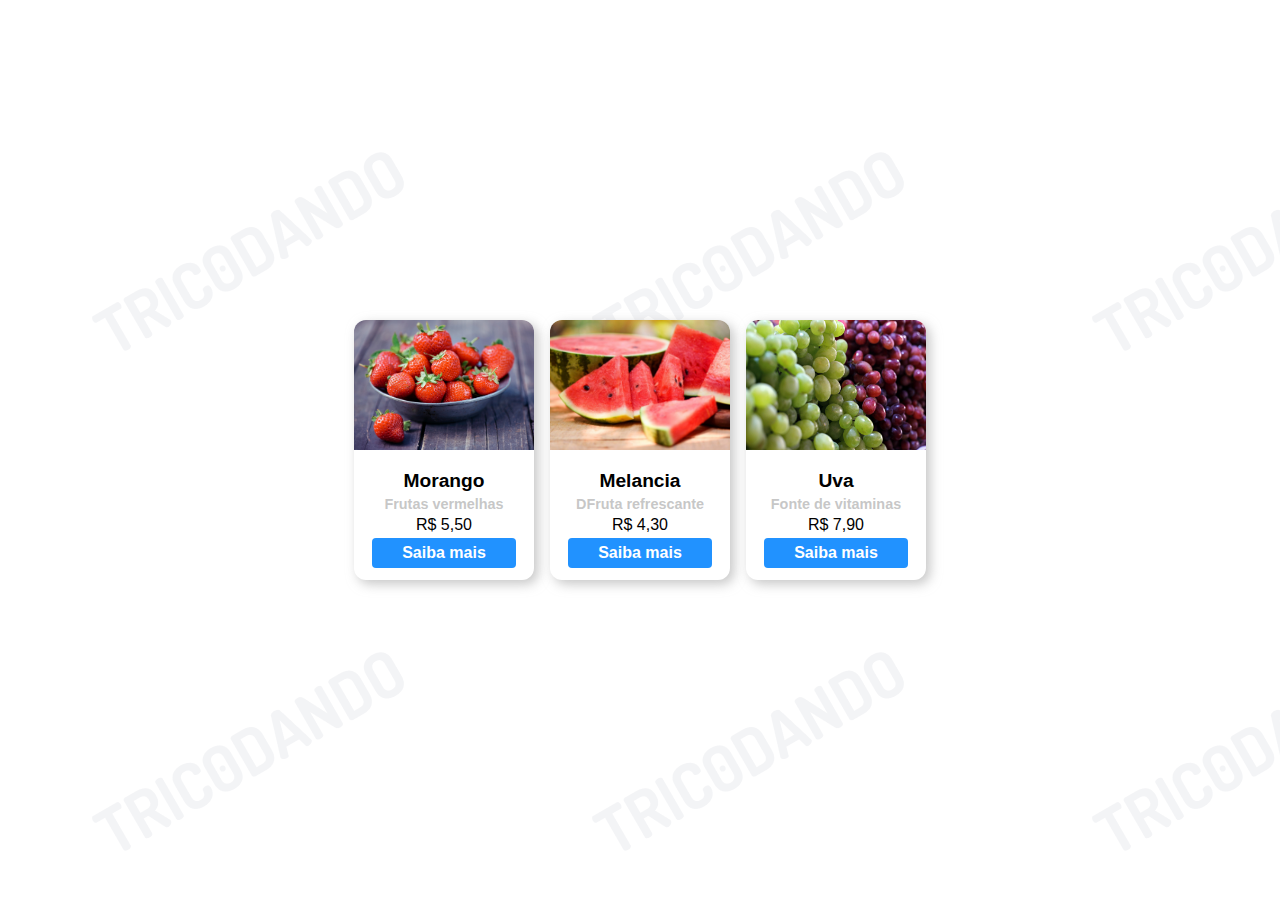
<file: catalago/index.html>
<!DOCTYPE html>
<html lang="pt-br">
<head>
    <meta charset="UTF-8">
    <meta name="viewport" content="width=device-width, initial-scale=1.0">
    <link rel="stylesheet" href="css/style.css">
    <title>Catalago</title>
</head>
<body>
    <div class="card">
        <img src="imagens/morango.jpg" alt="">
        <div>
            <h1>Morango</h1>
            <h2>Frutas vermelhas</h2>
            <span>R$ 5,50</span>
            <button>Saiba mais</button>
        </div>
    </div>
    <div class="card">
        <img src="imagens/melancia.jpg" alt="">
        <div>
            <h1>Melancia</h1>
            <h2>DFruta refrescante</h2>
            <span>R$ 4,30</span>
            <button>Saiba mais</button>
        </div>
    </div>
    <div class="card">
        <img src="imagens/uva.jpg" alt="">
        <div>
            <h1>Uva</h1>
            <h2>Fonte de vitaminas</h2>
            <span>R$ 7,90</span>
            <button>Saiba mais</button>
        </div>
    </div>
</body>
</html>
</file>
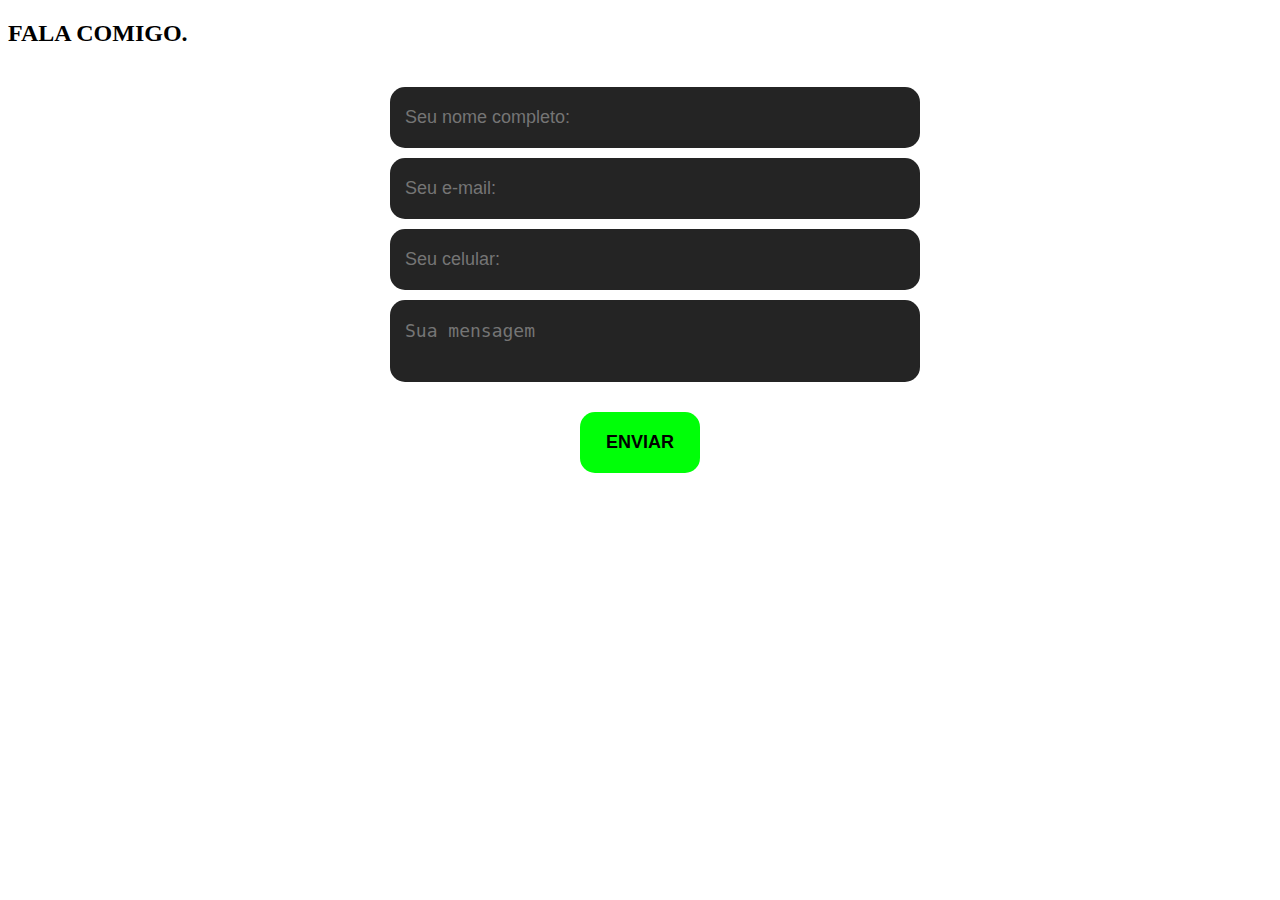
<file: contato/index.html>
<!DOCTYPE html>
<html lang="pt-br">
<head>
    <meta charset="UTF-8">
    <meta name="viewport" content="width=device-width, initial-scale=1.0">
    <link rel="stylesheet" href="css/style.css">
    <title>Contato</title>
</head>
<body>
    
    <section class="formulario">
        <div class="interface">
            <!--No titulo a um estilo ja criado pelo projeto visto-->
            <h2>FALA <span>COMIGO.</span></h2>

            <form action="">
                <input type="text" name="" id="" placeholder="Seu nome completo:" required>
                <input type="text" name="" id="" placeholder="Seu e-mail:" required>
                <input type="text" name="" id="" placeholder="Seu celular:">
                <textarea name="" id="" placeholder="Sua mensagem" required></textarea>
                <div class="btn-enviar"><input type="submit" value="ENVIAR"></div>
            </form>
        </div><!--interface-->
    </section><!--formulario-->


</body>
</html>
</file>
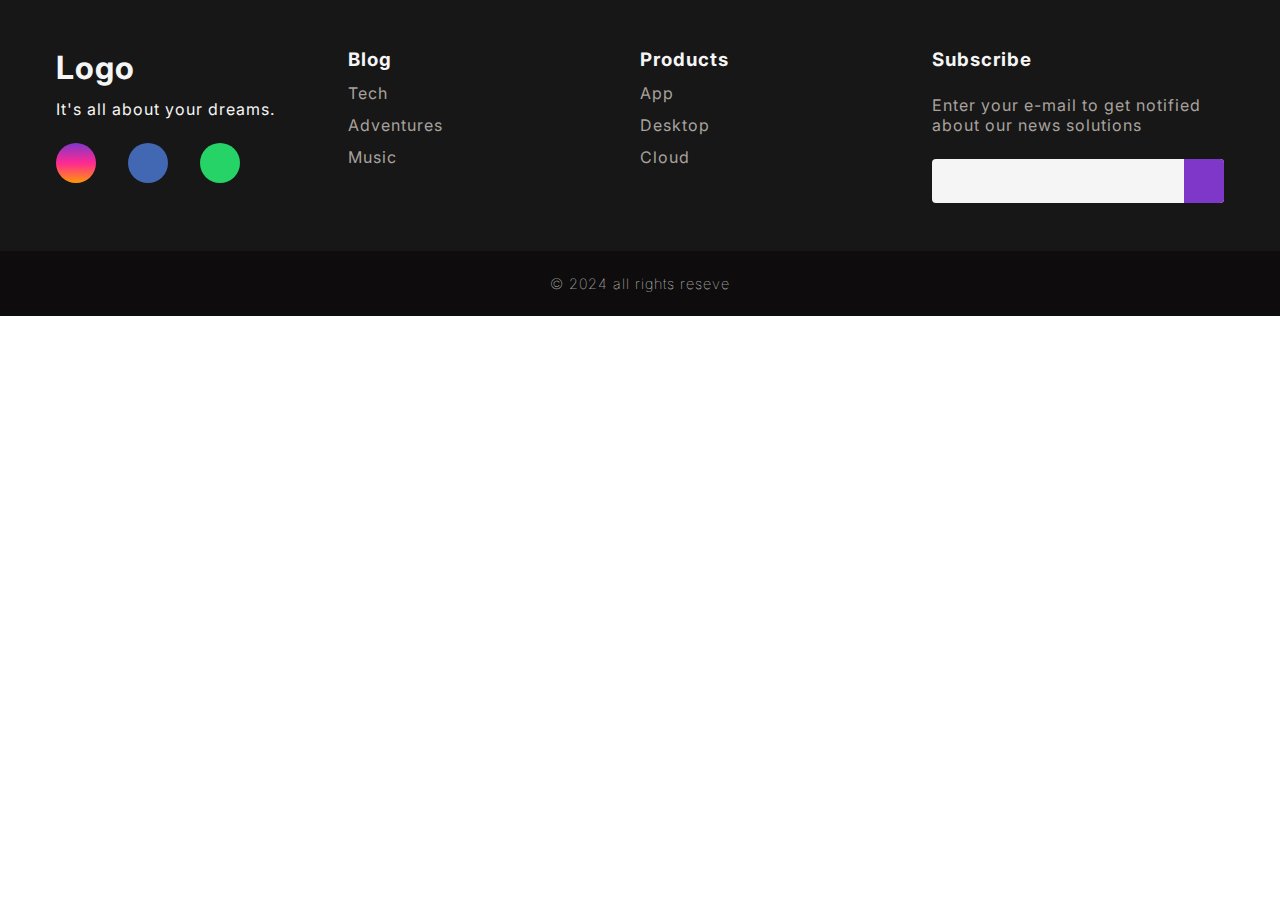
<file: pagina_principal/footer/index.html>
<!DOCTYPE html>
<html lang="pt-br">

<head>
    <meta charset="UTF-8">
    <meta name="viewport" content="width=device-width, initial-scale=1.0">
    <link rel="stylesheet" href="https://cdnjs.cloudflare.com/ajax/libs/font-awesome/6.6.0/css/all.min.css"
        integrity="sha512-Kc323vGBEqzTmouAECnVceyQqyqdsSiqLQISBL29aUW4U/M7pSPA/gEUZQqv1cwx4OnYxTxve5UMg5GT6L4JJg=="
        crossorigin="anonymous" referrerpolicy="no-referrer" />
    <link rel="stylesheet" href="css/style.css">
    <title>Footer Responsivo</title>
</head>

<body>
    <footer>
        <div id="footer_content">
            <div id="footer_contacts">
                <h1>Logo</h1>
                <p>It's all about your dreams.</p>

                <div id="footer_social_media">
                    <a href="#" class="footer-link" id="instagram">
                        <i class="fa-brands fa-instagram"></i>
                    </a>

                    <a href="#" class="footer-link" id="facebook">
                        <i class="fa-brands fa-facebook-f"></i>
                    </a>

                    <a href="#" class="footer-link" id="whatsapp">
                        <i class="fa-brands fa-whatsapp"></i>
                    </a>
                </div>
            </div>

            <ul class="footer-list">
                <li>
                    <h3>Blog</h3>
                </li>
                <li>
                    <a href="#" class="footer-link">Tech</a>
                </li>
                <li>
                    <a href="#" class="footer-link">Adventures</a>
                </li>
                <li>
                    <a href="#" class="footer-link">Music</a>
                </li>
            </ul>

            <ul class="footer-list">
                <li>
                    <h3>Products</h3>
                </li>
                <li>
                    <a href="#" class="footer-link">App</a>
                </li>
                <li>
                    <a href="#" class="footer-link">Desktop</a>
                </li>
                <li>
                    <a href="#" class="footer-link">Cloud</a>
                </li>
            </ul>

            <div id="footer_subscribe">
                <h3>Subscribe</h3>
                <p>
                    Enter your e-mail to get notified about our news solutions
                </p>

                <div id="input_group">
                    <input type="email" id="email">
                    <button>
                        <i class="fa-regular fa-envelope"></i>
                    </button>
                </div>
            </div>
        </div>

        <div id="footer_copyright">
            &#169 2024 all rights reseve
        </div>
    </footer>
</body>

</html>
</file>
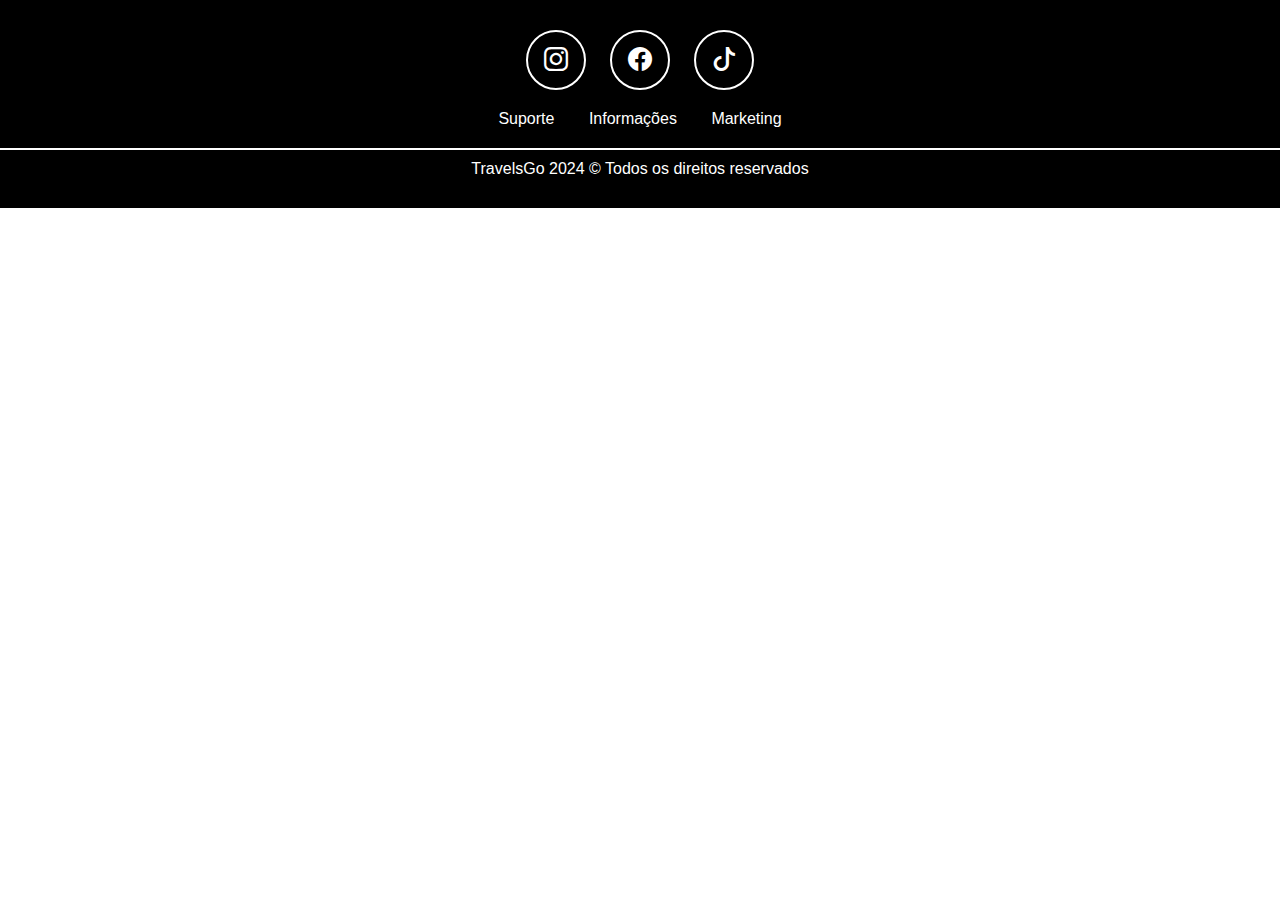
<file: pagina_principal/footer2/index.html>
<!DOCTYPE html>
<html lang="pt-br">
<head>
    <meta charset="UTF-8">
    <meta name="viewport" content="width=device-width, initial-scale=1.0">

    <link rel="stylesheet" href="css/style.css">
    <title>Footer</title>
    <link rel="stylesheet" href="https://cdn.jsdelivr.net/npm/bootstrap-icons@1.11.3/font/bootstrap-icons.min.css">
</head>
<body>

    <div class="conteudo">

    </div><!--Aqui vai o conteudo-->
    
    <footer>
        <div class="interface">
            <section class="top-footer">
                <a href="#"><button><i class="bi bi-instagram"></i></button></a>
                <a href="#"><button><i class="bi bi-facebook"></i></button></a>
                <a href="#"><button><i class="bi bi-tiktok"></i></button></a>
            </section>

            <section class="middle-footer">
                <a href="#">Suporte</a>
                <a href="#">Informações</a>
                <a href="#">Marketing</a>
            </section>
            <section class="bottom-footer">
                <p>TravelsGo 2024 &copy; Todos os direitos reservados</p>
            </section>
        </div>
    </footer>


</body>
</html>
</file>
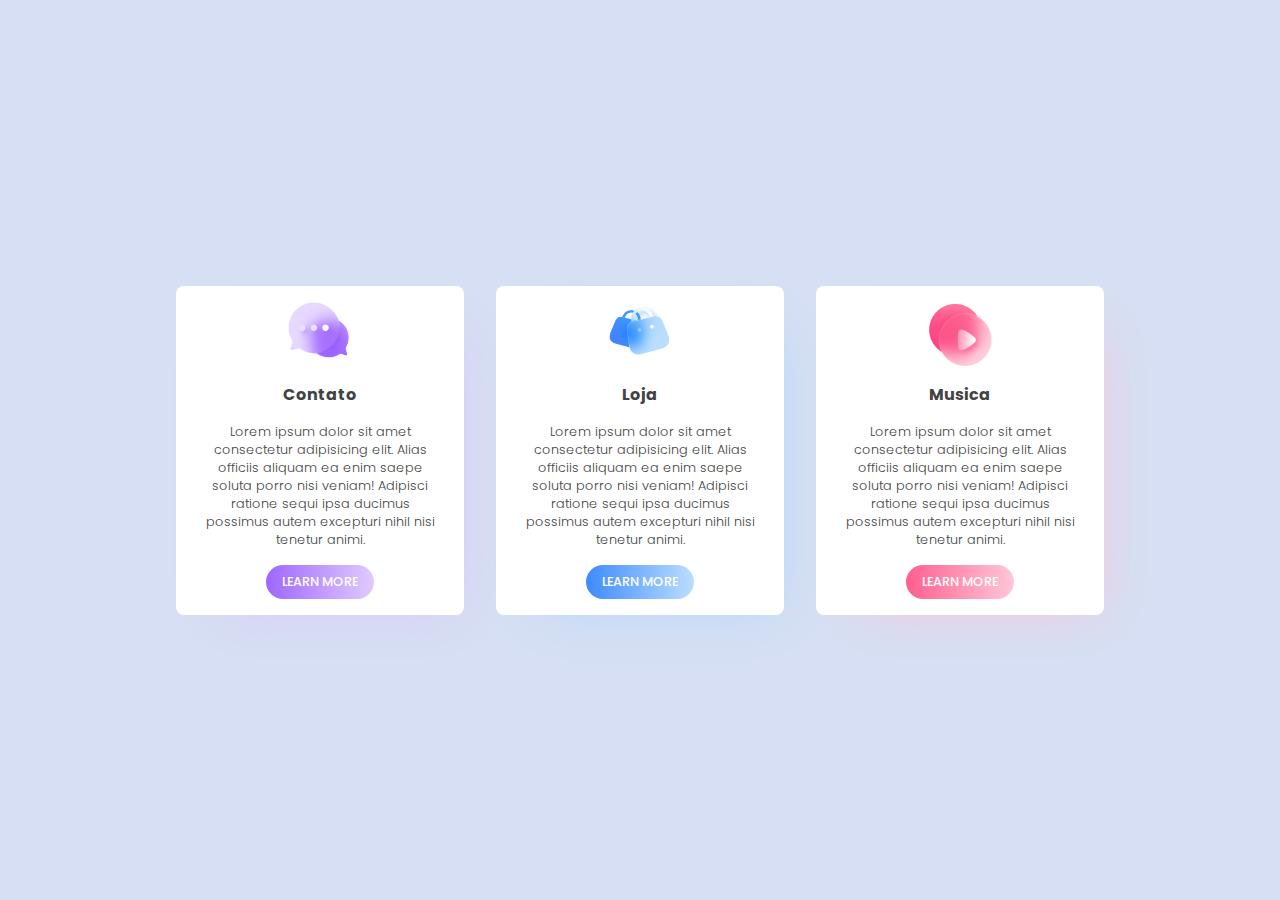
<file: pagina_principal/corpo2/cards.html>
<!DOCTYPE html>
<html lang="pt-br">

<head>
    <meta charset="UTF-8">
    <meta name="viewport" content="width=device-width, initial-scale=1.0">
    <link rel="stylesheet" href="css/style.css">
    <link rel="preconnect" href="https://fonts.googleapis.com">
    <link rel="preconnect" href="https://fonts.gstatic.com" crossorigin>
    <link href="https://fonts.googleapis.com/css2?family=Poppins:wght@300;400;500;600&display=swap" rel="stylesheet">
    <title>Cards Responsivos</title>
</head>

<body>
    <main class="cards">
        <section class="card contato">
            <div class="icon">
                <img src="imagens/Chat.png" alt="Contato">
            </div>

            <h3>Contato</h3>
            <span>Lorem ipsum dolor sit amet consectetur adipisicing elit. Alias officiis aliquam ea enim saepe soluta
                porro nisi veniam! Adipisci ratione sequi ipsa ducimus possimus autem excepturi nihil nisi tenetur
                animi.</span>
            <button>Learn More</button>
        </section>
        <section class="card loja">
            <div class="icon">
                <img src="imagens/Bag.png" alt="Loja">
            </div>

            <h3>Loja</h3>
            <span>Lorem ipsum dolor sit amet consectetur adipisicing elit. Alias officiis aliquam ea enim saepe soluta
                porro nisi veniam! Adipisci ratione sequi ipsa ducimus possimus autem excepturi nihil nisi tenetur
                animi.</span>
            <button>Learn More</button>
        </section>
        <section class="card play">
            <div class="icon">
                <img src="imagens/Play.png" alt="Play">
            </div>

            <h3>Musica</h3>
            <span>Lorem ipsum dolor sit amet consectetur adipisicing elit. Alias officiis aliquam ea enim saepe soluta
                porro nisi veniam! Adipisci ratione sequi ipsa ducimus possimus autem excepturi nihil nisi tenetur
                animi.</span>
            <button>Learn More</button>
        </section>
    </main>
</body>

</html>
</file>
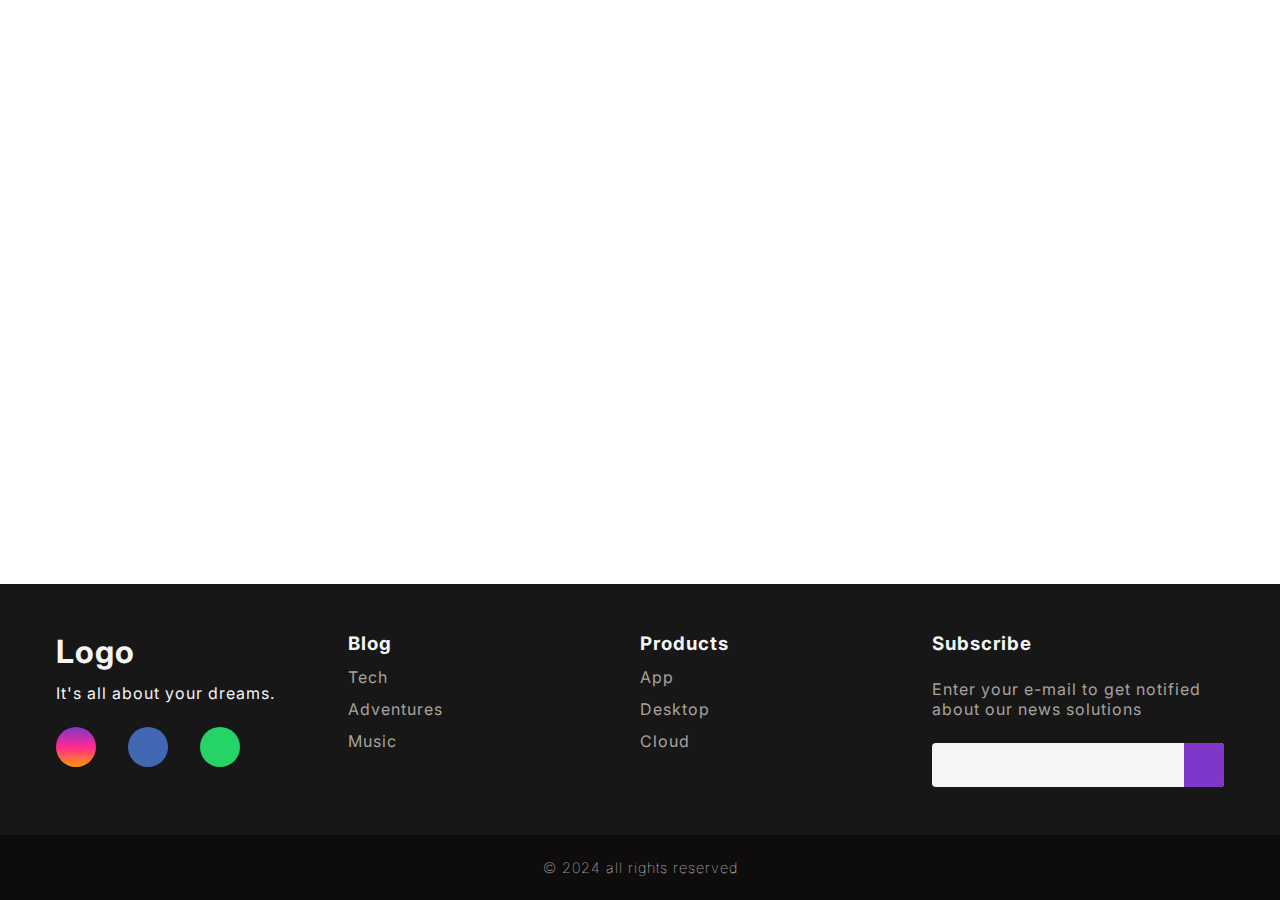
<file: pagina_principal/footer/arrumado.html>
<!DOCTYPE html>
<html lang="pt-br">

<head>
    <meta charset="UTF-8">
    <meta name="viewport" content="width=device-width, initial-scale=1.0">
    <link rel="stylesheet" href="https://cdnjs.cloudflare.com/ajax/libs/font-awesome/6.6.0/css/all.min.css"
        integrity="sha512-Kc323vGBEqzTmouAECnVceyQqyqdsSiqLQISBL29aUW4U/M7pSPA/gEUZQqv1cwx4OnYxTxve5UMg5GT6L4JJg=="
        crossorigin="anonymous" referrerpolicy="no-referrer" />
    <link rel="stylesheet" href="css/arrumado.css">
    <title>Footer Responsivo</title>
</head>

<body>
    <div class="content-wrapper">
        <!-- Outros conteúdos da página -->
        <main>
            <!-- Conteúdo principal aqui -->
        </main>
        <footer>
            <div id="footer_content">
                <div id="footer_contacts">
                    <h1>Logo</h1>
                    <p>It's all about your dreams.</p>

                    <div id="footer_social_media">
                        <a href="#" class="footer-link" id="instagram">
                            <i class="fa-brands fa-instagram"></i>
                        </a>

                        <a href="#" class="footer-link" id="facebook">
                            <i class="fa-brands fa-facebook-f"></i>
                        </a>

                        <a href="#" class="footer-link" id="whatsapp">
                            <i class="fa-brands fa-whatsapp"></i>
                        </a>
                    </div>
                </div>

                <ul class="footer-list">
                    <li>
                        <h3>Blog</h3>
                    </li>
                    <li>
                        <a href="#" class="footer-link">Tech</a>
                    </li>
                    <li>
                        <a href="#" class="footer-link">Adventures</a>
                    </li>
                    <li>
                        <a href="#" class="footer-link">Music</a>
                    </li>
                </ul>

                <ul class="footer-list">
                    <li>
                        <h3>Products</h3>
                    </li>
                    <li>
                        <a href="#" class="footer-link">App</a>
                    </li>
                    <li>
                        <a href="#" class="footer-link">Desktop</a>
                    </li>
                    <li>
                        <a href="#" class="footer-link">Cloud</a>
                    </li>
                </ul>

                <div id="footer_subscribe">
                    <h3>Subscribe</h3>
                    <p>
                        Enter your e-mail to get notified about our news solutions
                    </p>

                    <div id="input_group">
                        <input type="email" id="email">
                        <button>
                            <i class="fa-regular fa-envelope"></i>
                        </button>
                    </div>
                </div>
            </div>

            <div id="footer_copyright">
                &#169 2024 all rights reserved
            </div>
        </footer>
    </div>
</body>

</html>
</file>
<file: catalago/css/style.css>
* {
    margin: 0;
    padding: 0;
}

body {
    display: flex;
    justify-content: center;
    align-items: center;
    height: 100vh;
    font-family: "Arial";
    gap: 16px;
    background-image: url("/catalago/imagens/tricodando.png");
}

.card {
    background-color: #fff;
    width: 180px;
    height: 260px;
    border-radius: 12px;
    box-shadow: 4px 4px 12px #aaaa;
}

.card img {
    width: 100%;
    height: 130px;
    border-top-left-radius: 12px;
    border-top-right-radius: 12px;
}

.card div {
    display: flex;
    flex-direction: column;
    justify-content: center;
    align-items: center;
    gap: 4px;
    height: 50%;
}
.card h1 {
    font-size: 1.2rem;
}

.card h2 {
    font-size: .9rem;
    color: #aaaa;
}

.card button {
    background-color: #2192FF;
    height: 30px;
    border: none;
    padding: 4px;
    width: 80%;
    color: #fff;
    font-size: 1rem;
    font-weight: bold;
    border-radius: 4px;
}

.card button:hover {
    background-color: #137de8;
    cursor: pointer;
}
</file>
<file: contato/css/style.css>
section .formulario {
  padding: 80px 4%;
}

form {
  max-width: 500px;
  margin: 0 auto;
  display: flex;
  justify-content: center;
  flex-direction: column;
  gap: 10px;
  margin-top: 40px;
}
form input {
  width: 100%;
  background-color: #242424;
  border: 0;
  outline: 0;
  padding: 20px 15px;
  border-radius: 15px;
  color: #fff;
  font-size: 18px;
}
form textarea {
  width: 100%;
  background-color: #242424;
  border: 0;
  outline: 0;
  padding: 20px 15px;
  border-radius: 15px;
  color: #fff;
  font-size: 18px;
  resize: none;
  max-height: 200px;
}
form .btn-enviar {
  margin-top: 20px;
  text-align: center;
}
form .btn-enviar input {
  width: 120px;
  background-color: #00FF08;
  color: #000;
  font-weight: 700;
  cursor: pointer;
  border: 0;
  transition: 0.2s;
}
form .btn-enviar input:hover {
  box-shadow: 0px 0px 8px #00ff08;
  transform: scale(1.05);
}/*# sourceMappingURL=style.css.map */
</file>
<file: pagina_principal/footer/css/style.css>
@import url('https://fonts.googleapis.com/css2?family=Inter:wght@100..900&display=swap');

:root {
    --color-neutral-0: #0e0c0c;
    --color-neutral-10: #171717;
    --color-neutral-30: #a8a29e;
    --color-neutral-40: #f5f5f5;
}

/*Reset no CSS*/
* {
    font-family: 'Inter', sans-serif;
    padding: 0;
    margin: 0;
    box-sizing: border-box;
    letter-spacing: 1px;
}



footer {
    width: 100%;
    color: var(--color-neutral-40);
}

.footer-link{
    text-decoration: none;
}

#footer_content {
    background-color: var(--color-neutral-10);
    display: grid;
    grid-template-columns: repeat(4, 1fr);
    padding: 3rem 3.5rem;
}

#footer_contacts h1 {
    margin-bottom: 0.75rem;
}

#footer_social_media {
    display: flex;
    gap: 2rem;
    margin-top: 1.5rem;
}

#footer_social_media .footer-link {
    display: flex;
    align-items: center;
    justify-content: center;
    height: 2.5rem;
    width: 2.5rem;
    color: var(--color-neutral-40);
    border-radius: 50%;
    transition: all 0.4s;
}

#footer_social_media .footer-link i {
    font-size: 1.25rem;
}
#footer_social_media .footer-link:hover {
    opacity: 0.8;
}

#instagram {
    background: linear-gradient(#7f37c9, #ff2992, #ff9807);
}

#facebook {
    background: #4267b3;
}

#whatsapp {
    background: #25d366;
}

/*Listas*/

.footer-list {
    display: flex;
    flex-direction: column;
    gap: 0.75rem;
    list-style: none;
}

.footer-list .footer-link {
    color: var(--color-neutral-30);
    transition: all 0.4s;
}

.footer-list .footer-link:hover {
    color: #7f37c9;
}

/*Caixa de email*/

#footer_subscribe {
    display: flex;
    flex-direction: column;
    gap: 1.5rem;
}
#footer_subscribe p {
    color: var(--color-neutral-30);
}

/*Input*/

#input_group {
    display: flex;
    align-items: center;
    background-color: var(--color-neutral-40);
    border-radius: 4px;
}

#input_group input {
    all: unset;
    padding: 0.75rem;
    width: 100%;
}

#input_group button {
    background-color: #7f37c9;
    border: none;
    color: var(--color-neutral-40);
    padding: 0px 1.25rem;
    font-size: 1.125rem;
    height: 100%;
    border-radius: 0px 4px 4px 0px;
    cursor: pointer;
    transition: all 0.4s;
}

#input_group button:hover {
    opacity: 0.8;
}

#footer_copyright {
    display: flex;
    justify-content: center;
    background-color: var(--color-neutral-0);
    font-size: 0.9rem;
    padding: 1.5rem;
    font-weight: 100;
}

/*Responsividade*/

@media  screen and (max-width: 768px) {
    #footer_content {
        grid-template-columns: repeat(2, 1fr);
        gap: 2rem;
    }
}

@media screen and(max-width: 426px) {
    #footer_content {
        grid-template-columns: repeat(1, 1fr);
        padding: 3rem 2rem;
    }
}
</file>
<file: pagina_principal/footer2/css/style.css>
* {
    margin: 0;
    padding: 0;
    box-sizing: border-box;
}

html, body {
    height: 100%;
    display: flex;
    flex-direction: column;
}

body {
    margin: 0;
    font-family: Arial, sans-serif;
}

.content {
    flex: 1;
}


/* Estilo do rodapé */

footer {
    background-color: #000;
    width: 100%;
    text-align: center;
    padding: 30px 0;
}

footer .top-footer button {
    width: 60px;
    height: 60px;
    border-radius: 50%;
    border: 2px solid #fff;
    background-color: transparent;
    color: #fff;
    font-size: 24px;
    cursor: pointer;
    margin: 0 10px;
    transition: .5s;
}

footer .top-footer button:hover {
    background-color: #fff;
    color: #000;
}

footer .middle-footer {
    margin: 20px 0;
}

footer .middle-footer a {
    color: #fff;
    margin: 0 15px;
    text-decoration: none;
}

footer .bottom-footer {
    border-top: 2px solid #fff;
}

footer .bottom-footer p {
    color: #fff;
    margin-top: 10px;
}
</file>
<file: pagina_principal/corpo2/css/style.css>
* {
    margin: 0;
    padding: 0;
    box-sizing: border-box;
    font-family: "Poppins", sans-serif;
}

body{
    background: #d6dff3;
    height: 100vh;
    width: 100%;

    display: flex;

    justify-content: center;
    align-items: center;

    color: #434343;
}

main.cards  {
    display: flex;
    padding: 32px;
}

main.cards section.card {
    display: flex;
    flex-direction: column;
    align-items: center;
    text-align: center;
    background: white;
    padding: 1rem 1.5rem;
    border-radius: 8px;
    max-height: 468px;
    margin-left: 32px;
}

/*Cancela a distancia do espaçamento do primeiro Card*/
main.cards section.card:first-child{
    margin-left: 0;
}

main.cards section.card .icon{
    width: 64px;
    height: 64px;
}

main.cards section.card img{
    width: 100%;
}

/*Espaçamento do conteudo do Card*/

main.cards section.card h3{
    font-size: 100%;
    margin: 16px 0;
}

main.cards section.card span{
    font-weight: 300;
    max-width: 240px;
    font-size: 80%;
    margin-bottom: 16px;
}

/*Estilo nos botão*/

main.cards section.card button{
    padding: 0.5rem 1rem;
    text-transform: uppercase;
    border-radius: 32px;
    border: 0;
    cursor: pointer;
    font-size: 80%;
    font-weight: 500;
    color: white;
}

main.cards section.card.contato button{
    background: linear-gradient(to right, #9F66FF, #DFCBFF);
}

main.cards section.card.loja button{
    background: linear-gradient(to right, #3E8AFF, #BBDEFF);
}
main.cards section.card.play button{
    background: linear-gradient(to right, #FE5F8F, #FFC7D9);
}

/*Estilo de cores nos cards*/

main.cards section.card.contato{
    box-shadow: 20px 20px 50px -30px #DBC4FF;
}

main.cards section.card.loja{
    box-shadow: 20px 20px 50px -30px #AFD6FF;
}
main.cards section.card.play{
    box-shadow: 20px 20px 50px -30px #FFC1D5;
}

/*Deixar o conteudo Responsivo*/

@media screen and (max-width:720px) {
    main.cards{
        flex-direction: column;
    }

    main.cards section.card{
        margin-left: 0;
        margin-bottom: 32px;
    }

    main.cards section.card:last-child{
        margin-bottom: 0;
    }

    main.cards section.card button{
        font-size: 70%;
    }
}
</file>
<file: pagina_principal/footer/css/arrumado.css>
@import url('https://fonts.googleapis.com/css2?family=Inter:wght@100..900&display=swap');

:root {
    --color-neutral-0: #0e0c0c;
    --color-neutral-10: #171717;
    --color-neutral-30: #a8a29e;
    --color-neutral-40: #f5f5f5;
}

/*Reset no CSS*/
* {
    font-family: 'Inter', sans-serif;
    padding: 0;
    margin: 0;
    box-sizing: border-box;
    letter-spacing: 1px;
}

html, body {
    height: 100%;
}

body {
    display: flex;
    flex-direction: column;
}

.content-wrapper {
    display: flex;
    flex-direction: column;
    min-height: 100vh;
}

main {
    flex: 1;
}

footer {
    width: 100%;
    color: var(--color-neutral-40);
}

.footer-link {
    text-decoration: none;
}

#footer_content {
    background-color: var(--color-neutral-10);
    display: grid;
    grid-template-columns: repeat(4, 1fr);
    padding: 3rem 3.5rem;
}

#footer_contacts h1 {
    margin-bottom: 0.75rem;
}

#footer_social_media {
    display: flex;
    gap: 2rem;
    margin-top: 1.5rem;
}

#footer_social_media .footer-link {
    display: flex;
    align-items: center;
    justify-content: center;
    height: 2.5rem;
    width: 2.5rem;
    color: var(--color-neutral-40);
    border-radius: 50%;
    transition: all 0.4s;
}

#footer_social_media .footer-link i {
    font-size: 1.25rem;
}

#footer_social_media .footer-link:hover {
    opacity: 0.8;
}

#instagram {
    background: linear-gradient(#7f37c9, #ff2992, #ff9807);
}

#facebook {
    background: #4267b3;
}

#whatsapp {
    background: #25d366;
}

/*Listas*/

.footer-list {
    display: flex;
    flex-direction: column;
    gap: 0.75rem;
    list-style: none;
}

.footer-list .footer-link {
    color: var(--color-neutral-30);
    transition: all 0.4s;
}

.footer-list .footer-link:hover {
    color: #7f37c9;
}

/*Caixa de email*/

#footer_subscribe {
    display: flex;
    flex-direction: column;
    gap: 1.5rem;
}

#footer_subscribe p {
    color: var(--color-neutral-30);
}

/*Input*/

#input_group {
    display: flex;
    align-items: center;
    background-color: var(--color-neutral-40);
    border-radius: 4px;
}

#input_group input {
    all: unset;
    padding: 0.75rem;
    width: 100%;
}

#input_group button {
    background-color: #7f37c9;
    border: none;
    color: var(--color-neutral-40);
    padding: 0px 1.25rem;
    font-size: 1.125rem;
    height: 100%;
    border-radius: 0px 4px 4px 0px;
    cursor: pointer;
    transition: all 0.4s;
}

#input_group button:hover {
    opacity: 0.8;
}

#footer_copyright {
    display: flex;
    justify-content: center;
    background-color: var(--color-neutral-0);
    font-size: 0.9rem;
    padding: 1.5rem;
    font-weight: 100;
}

/*Responsividade*/

@media screen and (max-width: 768px) {
    #footer_content {
        grid-template-columns: repeat(2, 1fr);
        gap: 2rem;
    }
}

@media screen and (max-width: 426px) {
    #footer_content {
        grid-template-columns: repeat(1, 1fr);
        padding: 3rem 2rem;
    }
}
</file>
